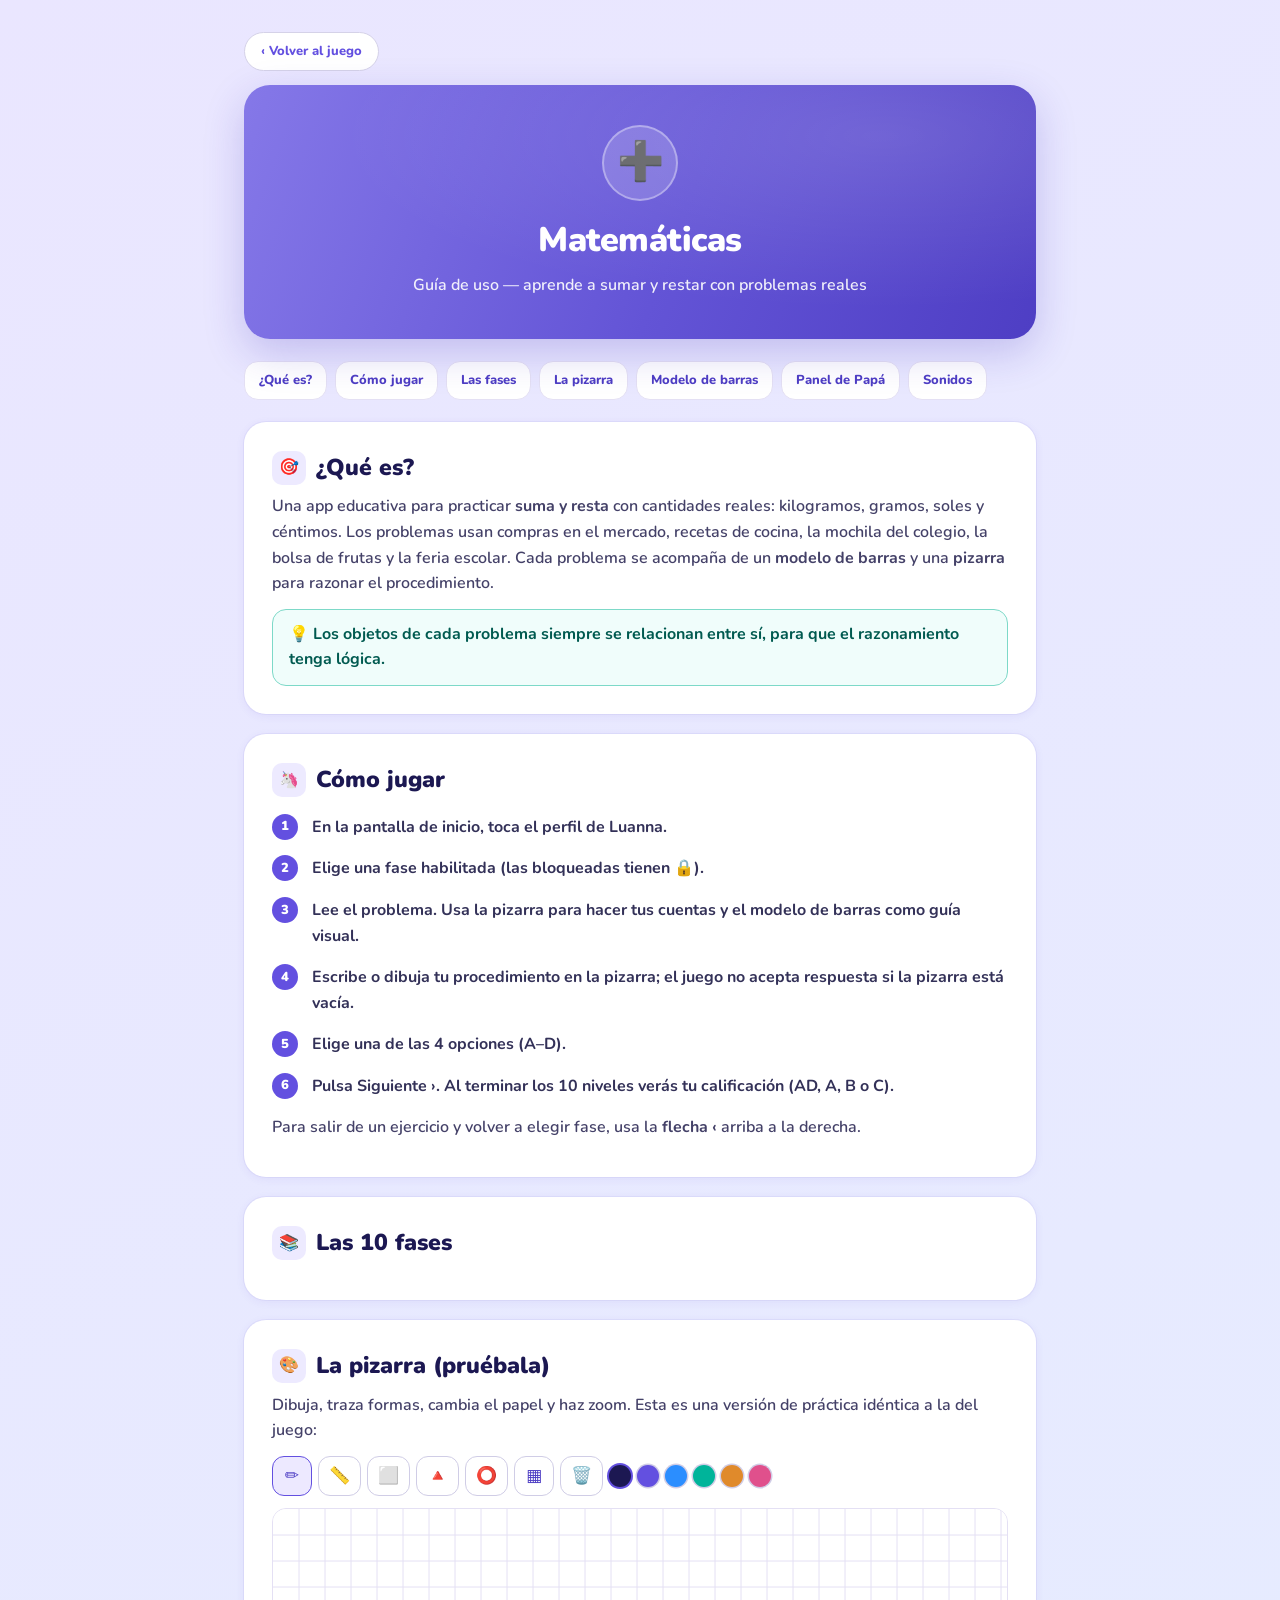
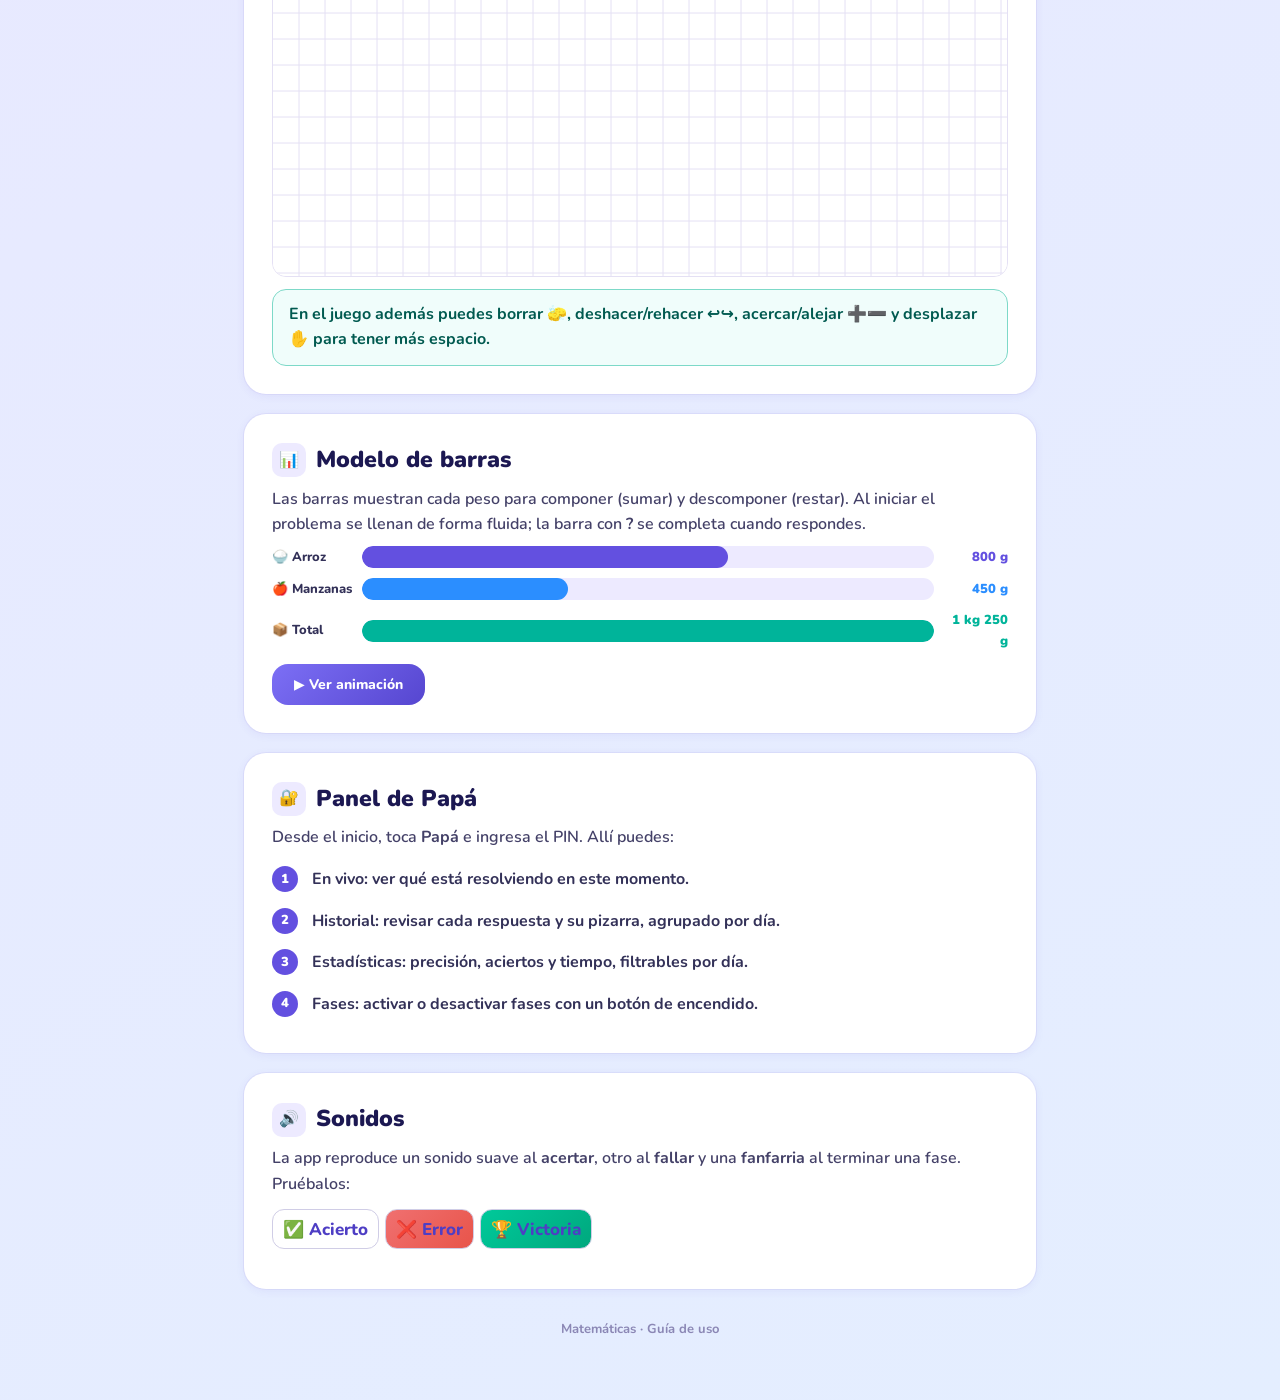
<file: guia.html>
<!DOCTYPE html>
<html lang="es">
<head>
<meta charset="UTF-8">
<meta name="viewport" content="width=device-width,initial-scale=1">
<meta name="theme-color" content="#6350E0">
<title>Guía de uso — Matemáticas</title>
<link rel="preconnect" href="https://fonts.googleapis.com">
<link rel="preconnect" href="https://fonts.gstatic.com" crossorigin>
<link href="https://fonts.googleapis.com/css2?family=Nunito:wght@400;600;700;800;900&display=swap" rel="stylesheet">
<style>
*,*::before,*::after{box-sizing:border-box;margin:0;padding:0}
body{font-family:'Nunito',system-ui,sans-serif;background:linear-gradient(150deg,#EAE6FF,#E4EEFF);color:#1C1852;line-height:1.6;-webkit-font-smoothing:antialiased}
.wrap{max-width:840px;margin:0 auto;padding:clamp(14px,3vw,32px) clamp(12px,3vw,24px) 60px}
a{color:#6350E0}
.hero{background:linear-gradient(110deg,#8578E8,#6354D6 55%,#4E3EC4);border-radius:26px;padding:clamp(24px,5vw,40px);color:#fff;text-align:center;box-shadow:0 14px 40px rgba(60,40,180,.22);position:relative;overflow:hidden}
.hero::after{content:'';position:absolute;inset:0;background:radial-gradient(ellipse at 80% 20%,rgba(255,255,255,.14),transparent 60%)}
.hero .logo{width:76px;height:76px;border-radius:50%;background:rgba(255,255,255,.16);display:flex;align-items:center;justify-content:center;font-size:38px;margin:0 auto 12px;border:2px solid rgba(255,255,255,.35)}
.hero h1{font-size:clamp(24px,5vw,34px);font-weight:900;letter-spacing:-.5px}
.hero p{font-weight:600;opacity:.9;margin-top:6px}
.back-link{display:inline-flex;align-items:center;gap:6px;margin-bottom:14px;background:#fff;border:1.5px solid #D5D2E8;border-radius:20px;padding:8px 16px;font-weight:800;font-size:13px;text-decoration:none}
.toc{display:flex;flex-wrap:wrap;gap:8px;margin:22px 0}
.toc a{background:#fff;border:1.5px solid #E4E0F4;border-radius:14px;padding:8px 14px;font-weight:800;font-size:13px;text-decoration:none;color:#4E3EC4;transition:transform .14s,border-color .15s}
.toc a:hover{transform:translateY(-2px);border-color:#6350E0}
.card{background:#fff;border-radius:22px;padding:clamp(18px,3.5vw,28px);margin-top:20px;box-shadow:0 2px 10px rgba(80,60,200,.07),0 0 0 1px rgba(200,195,240,.3)}
.card h2{font-size:clamp(18px,3.5vw,23px);font-weight:900;margin-bottom:6px;display:flex;align-items:center;gap:10px}
.card h2 .n{width:34px;height:34px;border-radius:10px;background:#EDEAFF;color:#6350E0;display:inline-flex;align-items:center;justify-content:center;font-size:16px;flex-shrink:0}
.card p{margin:8px 0;font-weight:600;color:#444168}
.steps{list-style:none;counter-reset:s;margin-top:8px}
.steps li{counter-increment:s;position:relative;padding:8px 0 8px 40px;font-weight:700;color:#333158}
.steps li::before{content:counter(s);position:absolute;left:0;top:7px;width:26px;height:26px;border-radius:50%;background:#6350E0;color:#fff;font-size:13px;font-weight:900;display:flex;align-items:center;justify-content:center}
.phase-list{display:grid;grid-template-columns:repeat(auto-fit,minmax(220px,1fr));gap:10px;margin-top:10px}
.phase-item{border:1.5px solid #E4E0F4;border-radius:14px;padding:12px 14px}
.phase-item b{color:#4E3EC4}
.phase-item span{display:block;font-size:13px;color:#8B87B5;font-weight:600}
.tip{background:#F0FDFB;border:1.5px solid #7DD9C8;border-radius:14px;padding:12px 16px;font-weight:700;color:#005A50;margin-top:12px}
/* Demo pizarra */
.demo-tools{display:flex;flex-wrap:wrap;gap:6px;margin:12px 0}
.demo-tools button{border:1.5px solid #D0CDE6;background:#fff;border-radius:12px;min-width:40px;height:40px;padding:0 10px;font-size:17px;cursor:pointer;font-family:inherit;font-weight:800;color:#4E3EC4}
.demo-tools button.active{border-color:#6350E0;background:#EDE9FF}
.demo-wrap{border:1.5px solid #E4E0F4;border-radius:14px;overflow:hidden;background:#fff;touch-action:none}
.demo-wrap canvas{display:block;width:100%;touch-action:none}
.swatches{display:flex;gap:6px;align-items:center}
.swatches span{width:22px;height:22px;border-radius:50%;cursor:pointer;box-shadow:0 0 0 1.5px #D0CDE6}
.swatches span.active{box-shadow:0 0 0 2px #6350E0}
/* Demo barras */
.bars{margin-top:8px;display:flex;flex-direction:column;gap:10px}
.brow{display:flex;align-items:center;gap:10px}
.blbl{width:80px;font-weight:800;font-size:13px;color:#333158}
.btrack{flex:1;height:22px;background:#EDEAFF;border-radius:11px;overflow:hidden}
.bfill{height:100%;border-radius:11px;width:0;transition:width 1s cubic-bezier(.34,1.3,.64,1)}
.bval{width:64px;text-align:right;font-weight:900;font-size:13px}
.demo-btn{margin-top:12px;background:linear-gradient(135deg,#7C6FF5,#5646D0);color:#fff;border:none;border-radius:16px;padding:11px 22px;font-family:inherit;font-weight:800;font-size:14px;cursor:pointer}
footer{text-align:center;margin-top:30px;color:#8B87B5;font-weight:700;font-size:13px}
kbd{background:#EDEAFF;border-radius:7px;padding:2px 8px;font-weight:800;color:#4E3EC4;font-size:12px}
</style>
</head>
<body>
<div class="wrap">
  <a class="back-link" href="./">‹ Volver al juego</a>

  <div class="hero">
    <div class="logo">➕</div>
    <h1>Matemáticas</h1>
    <p>Guía de uso — aprende a sumar y restar con problemas reales</p>
  </div>

  <nav class="toc">
    <a href="#que">¿Qué es?</a>
    <a href="#jugar">Cómo jugar</a>
    <a href="#fases">Las fases</a>
    <a href="#pizarra">La pizarra</a>
    <a href="#barras">Modelo de barras</a>
    <a href="#papa">Panel de Papá</a>
    <a href="#sonidos">Sonidos</a>
  </nav>

  <section class="card" id="que">
    <h2><span class="n">🎯</span>¿Qué es?</h2>
    <p>Una app educativa para practicar <b>suma y resta</b> con cantidades reales:
    kilogramos, gramos, soles y céntimos. Los problemas usan compras en el mercado,
    recetas de cocina, la mochila del colegio, la bolsa de frutas y la feria escolar.
    Cada problema se acompaña de un <b>modelo de barras</b>
    y una <b>pizarra</b> para razonar el procedimiento.</p>
    <div class="tip">💡 Los objetos de cada problema siempre se relacionan entre sí, para que el razonamiento tenga lógica.</div>
  </section>

  <section class="card" id="jugar">
    <h2><span class="n">🦄</span>Cómo jugar</h2>
    <ol class="steps">
      <li>En la pantalla de inicio, toca el perfil de <b>Luanna</b>.</li>
      <li>Elige una <b>fase</b> habilitada (las bloqueadas tienen 🔒).</li>
      <li>Lee el problema. Usa la <b>pizarra</b> para hacer tus cuentas y el <b>modelo de barras</b> como guía visual.</li>
      <li>Escribe o dibuja tu procedimiento en la pizarra; el juego no acepta respuesta si la pizarra está vacía.</li>
      <li>Elige una de las 4 opciones (A–D).</li>
      <li>Pulsa <b>Siguiente ›</b>. Al terminar los 10 niveles verás tu calificación (AD, A, B o C).</li>
    </ol>
    <p>Para salir de un ejercicio y volver a elegir fase, usa la <b>flecha ‹</b> arriba a la derecha.</p>
  </section>

  <section class="card" id="fases">
    <h2><span class="n">📚</span>Las 10 fases</h2>
    <div class="phase-list" id="phase-list"></div>
  </section>

  <section class="card" id="pizarra">
    <h2><span class="n">🎨</span>La pizarra (pruébala)</h2>
    <p>Dibuja, traza formas, cambia el papel y haz zoom. Esta es una versión de práctica idéntica a la del juego:</p>
    <div class="demo-tools">
      <button data-tool="pencil" class="active" title="Lápiz">✏️</button>
      <button data-tool="line" title="Línea">📏</button>
      <button data-tool="rect" title="Cuadrado">⬜</button>
      <button data-tool="triangle" title="Triángulo">🔺</button>
      <button data-tool="circle" title="Círculo">⭕</button>
      <button id="d-paper" title="Papel">▦</button>
      <button id="d-clear" title="Limpiar">🗑️</button>
      <div class="swatches" id="d-colors"></div>
    </div>
    <div class="demo-wrap"><canvas id="demo-canvas"></canvas></div>
    <div class="tip">En el juego además puedes <b>borrar</b> 🧽, <b>deshacer/rehacer</b> ↩️↪️, <b>acercar/alejar</b> ➕➖ y <b>desplazar</b> ✋ para tener más espacio.</div>
  </section>

  <section class="card" id="barras">
    <h2><span class="n">📊</span>Modelo de barras</h2>
    <p>Las barras muestran cada peso para componer (sumar) y descomponer (restar). Al iniciar el problema
    se llenan de forma fluida; la barra con <b>?</b> se completa cuando respondes.</p>
    <div class="bars" id="demo-bars"></div>
    <button class="demo-btn" id="bars-play">▶ Ver animación</button>
  </section>

  <section class="card" id="papa">
    <h2><span class="n">🔐</span>Panel de Papá</h2>
    <p>Desde el inicio, toca <b>Papá</b> e ingresa el PIN. Allí puedes:</p>
    <ul class="steps">
      <li><b>En vivo:</b> ver qué está resolviendo en este momento.</li>
      <li><b>Historial:</b> revisar cada respuesta y su pizarra, <b>agrupado por día</b>.</li>
      <li><b>Estadísticas:</b> precisión, aciertos y tiempo, <b>filtrables por día</b>.</li>
      <li><b>Fases:</b> activar o desactivar fases con un botón de encendido.</li>
    </ul>
  </section>

  <section class="card" id="sonidos">
    <h2><span class="n">🔊</span>Sonidos</h2>
    <p>La app reproduce un sonido suave al <b>acertar</b>, otro al <b>fallar</b> y una <b>fanfarria</b> al
    terminar una fase. Pruébalos:</p>
    <div class="demo-tools">
      <button class="demo-btn" id="s-ok" style="margin:0">✅ Acierto</button>
      <button class="demo-btn" id="s-bad" style="margin:0;background:linear-gradient(135deg,#F07070,#E8544A)">❌ Error</button>
      <button class="demo-btn" id="s-win" style="margin:0;background:linear-gradient(135deg,#00C99A,#00A87E)">🏆 Victoria</button>
    </div>
  </section>

  <footer>Matemáticas · Guía de uso</footer>
</div>

<script src="js/exercises.js?v=matematicas-20260721-ui11"></script>
<script src="js/sound.js?v=matematicas-20260721-ui11"></script>
<script>
/* Lista de fases desde exercises.js */
(function(){
  const el=document.getElementById("phase-list");
  if(window.PHASE_META){
    el.innerHTML=PHASE_META.map((m,i)=>`<div class="phase-item"><b>Fase ${i+1}: ${m.name}</b><span>${m.desc}</span></div>`).join("");
  }
})();

/* Demo de pizarra (versión compacta de la real) */
(function(){
  const COLORS=["#1C1852","#6350E0","#2B8EFF","#00B49A","#E08A2B","#E0508C"];
  const canvas=document.getElementById("demo-canvas"), ctx=canvas.getContext("2d");
  const wrap=canvas.parentElement;
  let strokes=[], cur=null, tool="pencil", color=COLORS[0], paper="grid", dpr=1, cssW=0, cssH=0, drawing=false;
  const GRID=26;

  const sw=document.getElementById("d-colors");
  sw.innerHTML=COLORS.map((c,i)=>`<span data-c="${c}" class="${i===0?"active":""}" style="background:${c}"></span>`).join("");
  sw.querySelectorAll("span").forEach(s=>s.onclick=()=>{color=s.dataset.c;sw.querySelectorAll("span").forEach(x=>x.classList.remove("active"));s.classList.add("active");});

  document.querySelectorAll(".demo-tools button[data-tool]").forEach(b=>b.onclick=()=>{
    tool=b.dataset.tool;
    document.querySelectorAll(".demo-tools button[data-tool]").forEach(x=>x.classList.remove("active"));
    b.classList.add("active");
  });
  document.getElementById("d-paper").onclick=()=>{paper=paper==="grid"?(paper="lined"):(paper==="lined"?"plain":"grid");redraw();};
  document.getElementById("d-clear").onclick=()=>{strokes=[];redraw();};

  function resize(){cssW=Math.max(wrap.clientWidth,200);cssH=Math.round(cssW*0.5);dpr=window.devicePixelRatio||1;canvas.width=cssW*dpr;canvas.height=cssH*dpr;canvas.style.height=cssH+"px";ctx.setTransform(dpr,0,0,dpr,0,0);redraw();}
  function pt(e){const r=canvas.getBoundingClientRect();return{x:e.clientX-r.left,y:e.clientY-r.top};}
  function drawPaper(){ctx.setTransform(dpr,0,0,dpr,0,0);ctx.fillStyle="#fff";ctx.fillRect(0,0,cssW,cssH);if(paper!=="plain"){ctx.strokeStyle="#E4E0F4";ctx.lineWidth=1;for(let y=GRID;y<cssH;y+=GRID){ctx.beginPath();ctx.moveTo(0,y);ctx.lineTo(cssW,y);ctx.stroke();}if(paper==="grid")for(let x=GRID;x<cssW;x+=GRID){ctx.beginPath();ctx.moveTo(x,0);ctx.lineTo(x,cssH);ctx.stroke();}}}
  function drawOne(s){ctx.lineJoin="round";ctx.lineCap="round";ctx.lineWidth=3.5;ctx.strokeStyle=s.color;ctx.beginPath();const p=s.pts;if(s.type==="free"){ctx.moveTo(p[0].x,p[0].y);for(let k=1;k<p.length;k++)ctx.lineTo(p[k].x,p[k].y);}else if(s.type==="line"){ctx.moveTo(p[0].x,p[0].y);ctx.lineTo(p[1].x,p[1].y);}else if(s.type==="rect"){ctx.rect(Math.min(p[0].x,p[1].x),Math.min(p[0].y,p[1].y),Math.abs(p[1].x-p[0].x),Math.abs(p[1].y-p[0].y));}else if(s.type==="triangle"){ctx.moveTo((p[0].x+p[1].x)/2,p[0].y);ctx.lineTo(p[1].x,p[1].y);ctx.lineTo(p[0].x,p[1].y);ctx.closePath();}else if(s.type==="circle"){const cx=(p[0].x+p[1].x)/2,cy=(p[0].y+p[1].y)/2;ctx.ellipse(cx,cy,Math.abs(p[1].x-p[0].x)/2,Math.abs(p[1].y-p[0].y)/2,0,0,Math.PI*2);}ctx.stroke();}
  function redraw(){drawPaper();strokes.forEach(drawOne);if(cur)drawOne(cur);}
  canvas.addEventListener("pointerdown",e=>{e.preventDefault();canvas.setPointerCapture(e.pointerId);drawing=true;cur={color,type:tool==="pencil"?"free":tool,pts:[pt(e)]};});
  canvas.addEventListener("pointermove",e=>{if(!drawing)return;const p=pt(e);if(cur.type==="free")cur.pts.push(p);else cur.pts[1]=p;redraw();});
  function end(){if(!drawing)return;drawing=false;if(cur&&cur.pts.length>1)strokes.push(cur);cur=null;redraw();}
  canvas.addEventListener("pointerup",end);canvas.addEventListener("pointercancel",end);canvas.addEventListener("pointerleave",end);
  window.addEventListener("resize",resize);resize();
})();

/* Demo de barras animadas */
(function(){
  const data=[["🍚 Arroz","#6350E0",800,"800 g"],["🍎 Manzanas","#2B8EFF",450,"450 g"],["📦 Total","#00B49A",1250,"1 kg 250 g"]];
  const max=1250;
  const el=document.getElementById("demo-bars");
  el.innerHTML=data.map(([l,c,v,t])=>`<div class="brow"><div class="blbl">${l}</div><div class="btrack"><div class="bfill" data-pct="${Math.max(5,Math.round(v/max*100))}" style="background:${c}"></div></div><div class="bval" style="color:${c}">${t}</div></div>`).join("");
  function play(){el.querySelectorAll(".bfill").forEach(f=>f.style.width="0");requestAnimationFrame(()=>requestAnimationFrame(()=>el.querySelectorAll(".bfill").forEach(f=>f.style.width=f.dataset.pct+"%")));}
  document.getElementById("bars-play").onclick=play;
  setTimeout(play,400);
})();

/* Sonidos */
document.getElementById("s-ok").onclick=()=>Sound.correct();
document.getElementById("s-bad").onclick=()=>Sound.wrong();
document.getElementById("s-win").onclick=()=>Sound.victory();
</script>
</body>
</html>
</file>
